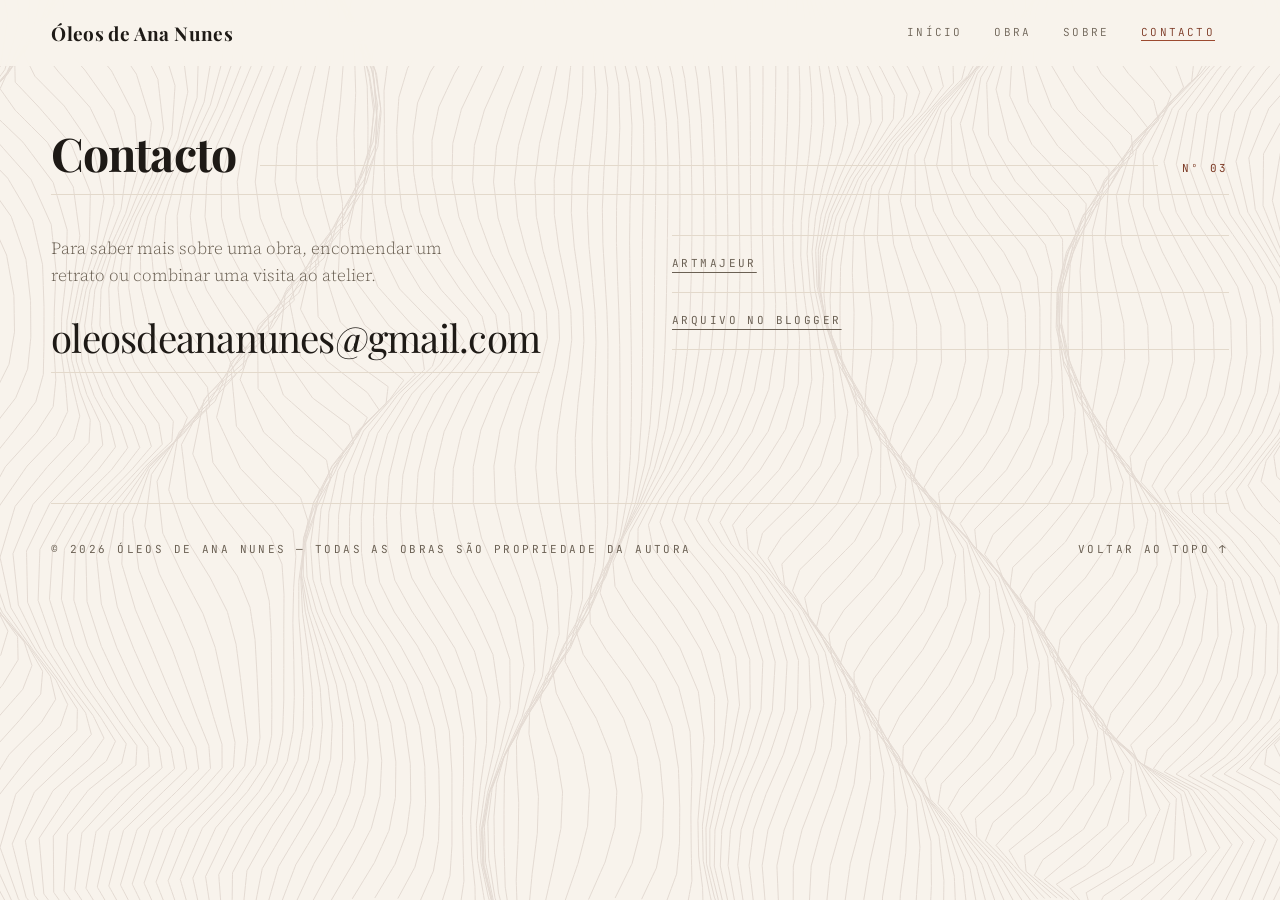
<file: contacto/index.html>
<!DOCTYPE html>
<html lang="pt-PT">
<head>
<meta charset="utf-8">
<meta name="viewport" content="width=device-width, initial-scale=1">
<title>Contacto — Óleos de Ana Nunes</title>
<meta name="description" content="Contactar Ana Nunes para saber mais sobre uma obra ou encomendar um retrato.">
<meta name="theme-color" content="#F8F3EC">
<link rel="icon" href="../favicon.ico" sizes="any">
<link rel="icon" type="image/png" sizes="32x32" href="../assets/favicon-32.png">
<link rel="icon" type="image/png" sizes="16x16" href="../assets/favicon-16.png">
<link rel="apple-touch-icon" href="../assets/apple-touch-icon.png">
<meta property="og:image" content="../assets/favicon-512.png">
<meta property="og:title" content="Contacto — Óleos de Ana Nunes">
<meta property="og:description" content="Contactar Ana Nunes para saber mais sobre uma obra ou encomendar um retrato.">
<meta property="og:type" content="website">
<meta property="og:locale" content="pt_PT">
<link rel="preconnect" href="https://fonts.googleapis.com">
<link rel="preconnect" href="https://fonts.gstatic.com" crossorigin>
<link rel="preconnect" href="https://blogger.googleusercontent.com" crossorigin>
<link href="https://fonts.googleapis.com/css2?family=JetBrains+Mono:wght@400;500&family=Playfair+Display:ital,wght@0,400;0,700;0,900;1,400&family=Source+Serif+4:ital,opsz,wght@0,8..60,300;0,8..60,400;0,8..60,600;1,8..60,300&display=swap" rel="stylesheet">
<link rel="stylesheet" href="../assets/estilo.css?v=7">
</head>
<body>

<canvas id="ondas" aria-hidden="true"></canvas>

<a class="skip" href="#conteudo">Saltar para o conteúdo</a>

<header id="hdr">
  <div class="shell nav">
    <a href="../inicio/" class="brand">Óleos de Ana Nunes</a>
    <button class="burger" id="burger" aria-label="Abrir menu" aria-expanded="false" aria-controls="menu">
      <svg width="18" height="14" viewBox="0 0 18 14" fill="none" aria-hidden="true"><path d="M0 1h18M0 7h18M0 13h18" stroke="currentColor" stroke-width="1.4"/></svg>
    </button>
    <ul id="menu">
      <li><a class="link" href="../inicio/">Início</a></li>
      <li><a class="link" href="../obra/">Obra</a></li>
      <li><a class="link" href="../sobre/">Sobre</a></li>
      <li><a class="link" href="../contacto/" aria-current="page">Contacto</a></li>
    </ul>
  </div>
</header>

<main id="conteudo">
<section id="contacto" aria-labelledby="h-contacto" style="padding-top:var(--s-5)">
  <div class="shell">
    <div class="sec-head">
      <h2 id="h-contacto">Contacto</h2>
      <span class="dash" aria-hidden="true"></span>
      <span class="mono accent">Nº 03</span>
    </div>
    <div class="contact">
      <div>
        <p style="margin:0;max-width:44ch;color:var(--muted-fg)">Para saber mais sobre uma obra, encomendar um retrato ou combinar uma visita ao atelier.</p>
        <a class="big-link" href="mailto:oleosdeananunes@gmail.com?subject=Contacto%20via%20site">oleosdeananunes@gmail.com</a>
      </div>
      <div>
        <ul class="links">
          <li><a href="https://www.artmajeur.com/ananunes" target="_blank" rel="noopener">
            <span class="mono" style="text-decoration:underline;text-underline-offset:5px;text-decoration-thickness:1px">ArtMajeur</span>
          </a></li>
          <li><a href="http://oleosdeananunes.blogspot.com/" target="_blank" rel="noopener">
            <span class="mono" style="text-decoration:underline;text-underline-offset:5px;text-decoration-thickness:1px">Arquivo no Blogger</span>
          </a></li>
        </ul>
      </div>
    </div>
  </div>
</section>
</main>

<footer>
  <div class="shell">
    <div class="rule" style="margin-bottom:var(--s-3)"></div>
    <div class="footrow">
      <span class="mono">© <span id="ano"></span> Óleos de Ana Nunes — todas as obras são propriedade da autora</span>
      <a class="mono" href="#conteudo">Voltar ao topo ↑</a>
    </div>
  </div>
</footer>

<script src="../assets/ondas.js?v=7"></script>
<script src="../assets/obras.js?v=7"></script>
</body>
</html>
</file>
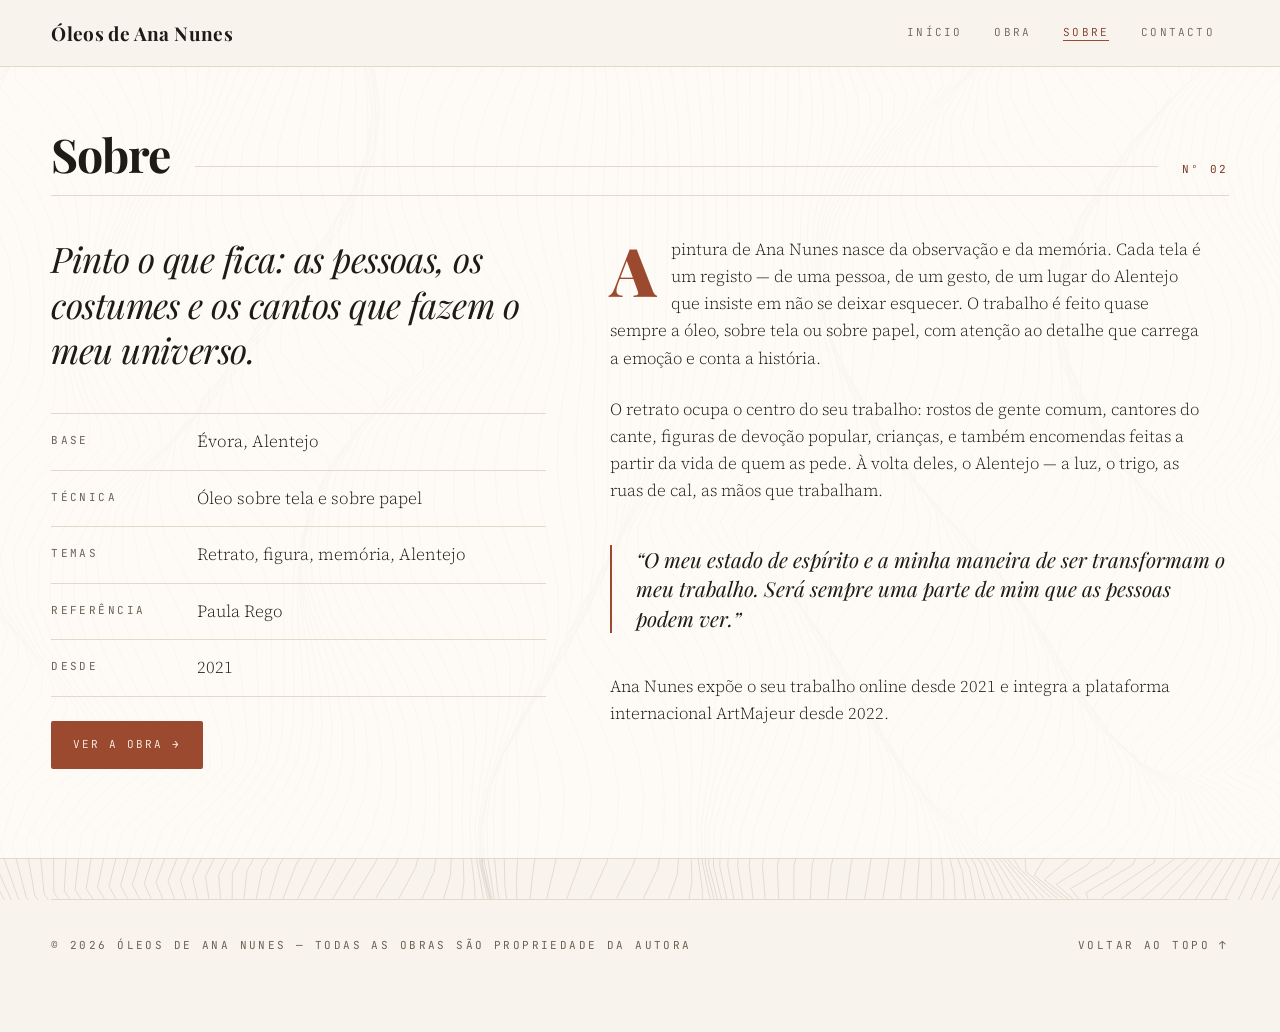
<file: sobre/index.html>
<!DOCTYPE html>
<html lang="pt-PT">
<head>
<meta charset="utf-8">
<meta name="viewport" content="width=device-width, initial-scale=1">
<title>Sobre — Óleos de Ana Nunes</title>
<meta name="description" content="Ana Nunes, pintora de Évora. O Alentejo, o retrato e a memória.">
<meta name="theme-color" content="#F8F3EC">
<link rel="icon" href="../favicon.ico" sizes="any">
<link rel="icon" type="image/png" sizes="32x32" href="../assets/favicon-32.png">
<link rel="icon" type="image/png" sizes="16x16" href="../assets/favicon-16.png">
<link rel="apple-touch-icon" href="../assets/apple-touch-icon.png">
<meta property="og:image" content="../assets/favicon-512.png">
<meta property="og:title" content="Sobre — Óleos de Ana Nunes">
<meta property="og:description" content="Ana Nunes, pintora de Évora. O Alentejo, o retrato e a memória.">
<meta property="og:type" content="website">
<meta property="og:locale" content="pt_PT">
<link rel="preconnect" href="https://fonts.googleapis.com">
<link rel="preconnect" href="https://fonts.gstatic.com" crossorigin>
<link rel="preconnect" href="https://blogger.googleusercontent.com" crossorigin>
<link href="https://fonts.googleapis.com/css2?family=JetBrains+Mono:wght@400;500&family=Playfair+Display:ital,wght@0,400;0,700;0,900;1,400&family=Source+Serif+4:ital,opsz,wght@0,8..60,300;0,8..60,400;0,8..60,600;1,8..60,300&display=swap" rel="stylesheet">
<link rel="stylesheet" href="../assets/estilo.css?v=7">
</head>
<body>

<canvas id="ondas" aria-hidden="true"></canvas>

<a class="skip" href="#conteudo">Saltar para o conteúdo</a>

<header id="hdr">
  <div class="shell nav">
    <a href="../inicio/" class="brand">Óleos de Ana Nunes</a>
    <button class="burger" id="burger" aria-label="Abrir menu" aria-expanded="false" aria-controls="menu">
      <svg width="18" height="14" viewBox="0 0 18 14" fill="none" aria-hidden="true"><path d="M0 1h18M0 7h18M0 13h18" stroke="currentColor" stroke-width="1.4"/></svg>
    </button>
    <ul id="menu">
      <li><a class="link" href="../inicio/">Início</a></li>
      <li><a class="link" href="../obra/">Obra</a></li>
      <li><a class="link" href="../sobre/" aria-current="page">Sobre</a></li>
      <li><a class="link" href="../contacto/">Contacto</a></li>
    </ul>
  </div>
</header>

<main id="conteudo">
<section id="sobre" aria-labelledby="h-sobre" style="padding-top:var(--s-5)">
  <div class="shell">
    <div class="sec-head">
      <h2 id="h-sobre">Sobre</h2>
      <span class="dash" aria-hidden="true"></span>
      <span class="mono accent">Nº 02</span>
    </div>
    <div class="about">
      <div>
        <p class="lede">Pinto o que fica: as pessoas, os costumes e os cantos que fazem o meu universo.</p>
        <ul class="facts">
          <li><span class="mono">Base</span><span>Évora, Alentejo</span></li>
          <li><span class="mono">Técnica</span><span>Óleo sobre tela e sobre papel</span></li>
          <li><span class="mono">Temas</span><span>Retrato, figura, memória, Alentejo</span></li>
          <li><span class="mono">Referência</span><span>Paula Rego</span></li>
          <li><span class="mono">Desde</span><span>2021</span></li>
        </ul>
        <a class="cta" href="../obra/">Ver a obra →</a>
      </div>
      <div class="prose">
        <p>A pintura de Ana Nunes nasce da observação e da memória. Cada tela é um registo — de uma pessoa, de um gesto, de um lugar do Alentejo que insiste em não se deixar esquecer. O trabalho é feito quase sempre a óleo, sobre tela ou sobre papel, com atenção ao detalhe que carrega a emoção e conta a história.</p>
        <p>O retrato ocupa o centro do seu trabalho: rostos de gente comum, cantores do cante, figuras de devoção popular, crianças, e também encomendas feitas a partir da vida de quem as pede. À volta deles, o Alentejo — a luz, o trigo, as ruas de cal, as mãos que trabalham.</p>
        <blockquote>&ldquo;O meu estado de espírito e a minha maneira de ser transformam o meu trabalho. Será sempre uma parte de mim que as pessoas podem ver.&rdquo;</blockquote>
        <p>Ana Nunes expõe o seu trabalho online desde 2021 e integra a plataforma internacional ArtMajeur desde 2022.</p>
      </div>
    </div>
  </div>
</section>
</main>

<footer>
  <div class="shell">
    <div class="rule" style="margin-bottom:var(--s-3)"></div>
    <div class="footrow">
      <span class="mono">© <span id="ano"></span> Óleos de Ana Nunes — todas as obras são propriedade da autora</span>
      <a class="mono" href="#conteudo">Voltar ao topo ↑</a>
    </div>
  </div>
</footer>

<script src="../assets/ondas.js?v=7"></script>
<script src="../assets/obras.js?v=7"></script>
</body>
</html>
</file>
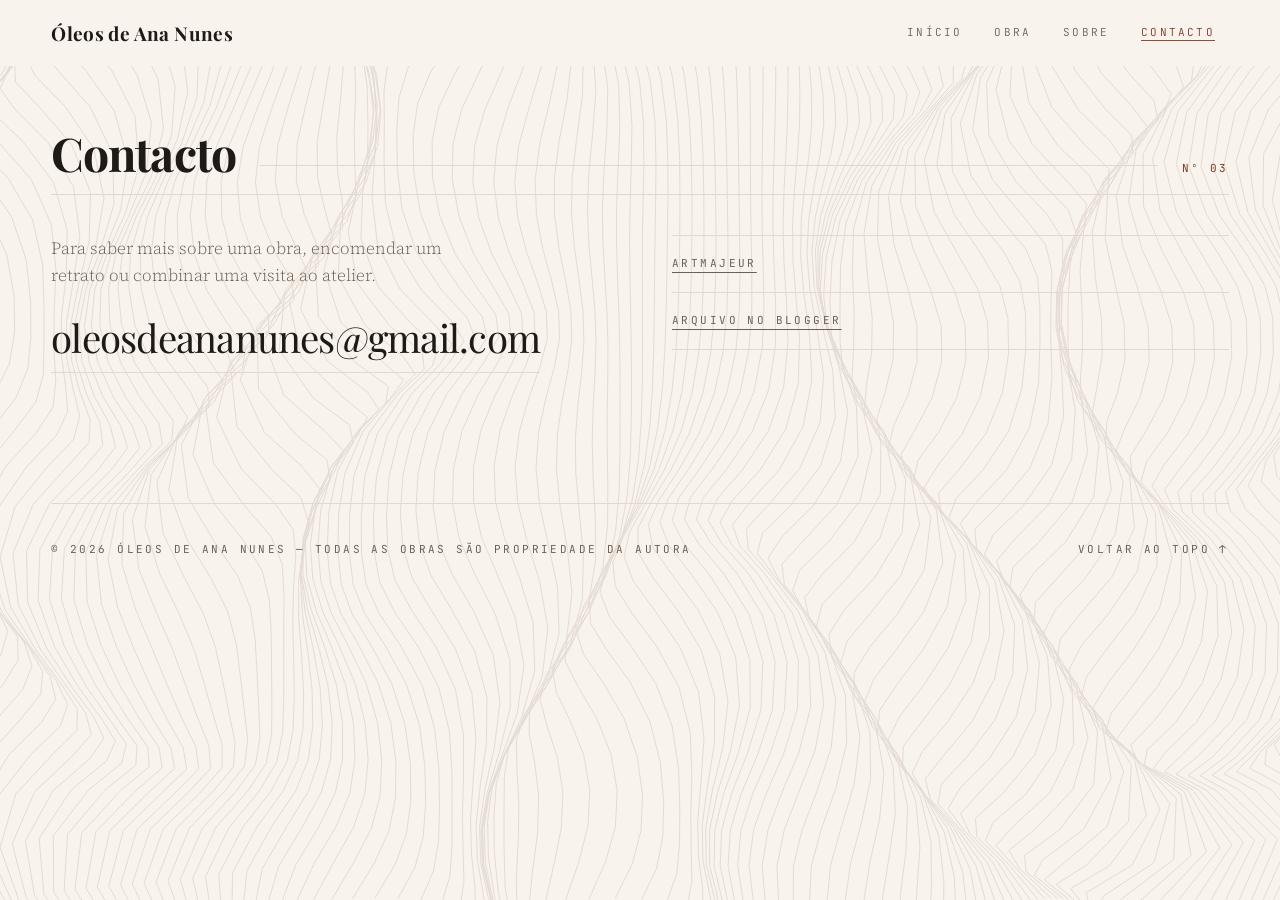
<file: contacto.html>
<!DOCTYPE html>
<html lang="pt-PT">
<head>
<meta charset="utf-8">
<title>Óleos de Ana Nunes</title>
<link rel="canonical" href="contacto/">
<meta http-equiv="refresh" content="0; url=contacto/">
<script>location.replace('contacto/'+location.hash);</script>
</head>
<body><p>A página mudou de endereço. <a href="contacto/">Continuar</a>.</p></body>
</html>
</file>
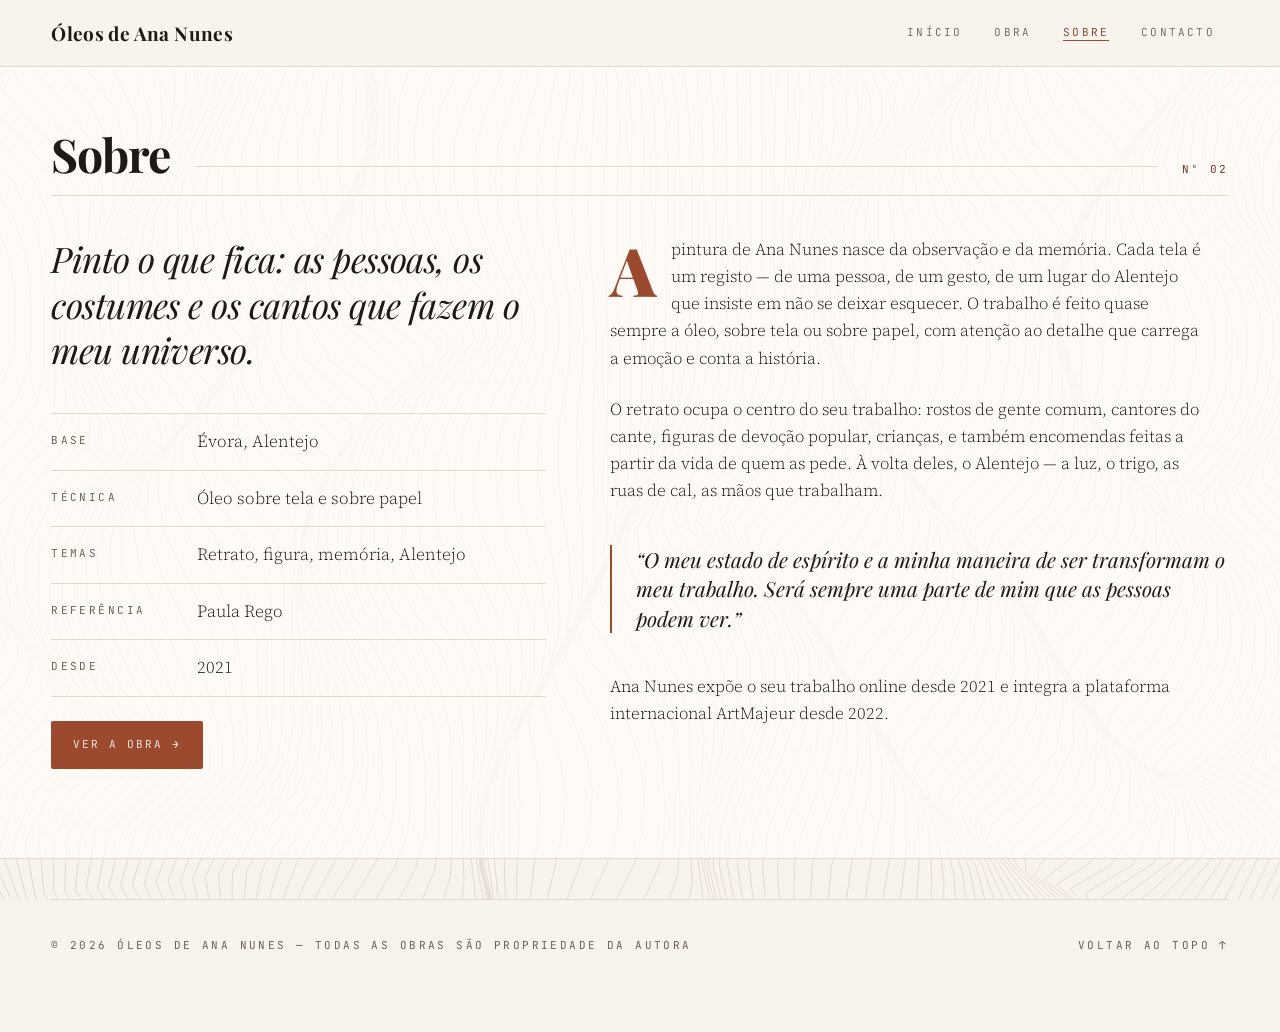
<file: sobre.html>
<!DOCTYPE html>
<html lang="pt-PT">
<head>
<meta charset="utf-8">
<title>Óleos de Ana Nunes</title>
<link rel="canonical" href="sobre/">
<meta http-equiv="refresh" content="0; url=sobre/">
<script>location.replace('sobre/'+location.hash);</script>
</head>
<body><p>A página mudou de endereço. <a href="sobre/">Continuar</a>.</p></body>
</html>
</file>
<file: assets/estilo.css>
/* ============================================================
   Design system — Ana Nunes
   Padrão .... portfolio-grid          (landing)
   Estilo .... editorial-grid-magazine (style)
   Paleta .... Museum/Gallery          (color)
   Tipos ..... Minimalist Monochrome Editorial (typography)
   Dials ..... variance 3 · motion 4 · density 3 (spacious)
   ============================================================ */
:root{
  /* Paleta quente — parede de galeria em cal do Alentejo, não caixa branca */
  --bg:#F8F3EC;
  --bg-2:#F2E9DC;
  --fg:#1E1A16;
  --card:#FFFDF9;
  --primary:#9C4A2F;      /* terracota */
  --primary-deep:#7A3722;
  --on-primary:#FFF8F0;
  --ochre:#B07A22;
  --border:#E3D9CB;
  --muted:#EFE6D8;
  --muted-fg:#6B6154;
  --ring:#9C4A2F;

  /* Density 3/10 — spacious */
  --s-1:8px; --s-2:16px; --s-3:24px; --s-4:40px; --s-5:64px; --s-6:96px;

  --display:'Playfair Display',Georgia,serif;
  --body:'Source Serif 4',Georgia,serif;
  --mono:'JetBrains Mono',ui-monospace,monospace;

  --shell:1360px;
  --gutter:clamp(20px,4vw,64px);
  --header-h:66px;
}
*{box-sizing:border-box}
html{scroll-behavior:smooth;scroll-padding-top:calc(var(--header-h) + 24px)}
body{
  margin:0;background:var(--bg);color:var(--fg);
  font-family:var(--body);font-weight:300;font-size:17px;line-height:1.62;
  -webkit-font-smoothing:antialiased;text-rendering:optimizeLegibility;
}
img{max-width:100%;display:block}
a{color:inherit}
.shell{max-width:var(--shell);margin:0 auto;padding:0 var(--gutter)}

/* --- focus visível em tudo (ux: focus-states, keyboard-nav) --- */
:where(a,button,[tabindex]):focus-visible{
  outline:2px solid var(--ring);outline-offset:3px;border-radius:2px;
}
.skip{
  position:absolute;left:-9999px;top:0;z-index:200;
  background:var(--primary);color:var(--on-primary);
  padding:14px 20px;font-family:var(--mono);font-size:12px;letter-spacing:.12em;text-transform:uppercase;
}
.skip:focus{left:var(--gutter)}

/* --- etiqueta mono (datas, técnicas, índices) --- */
.mono{
  font-family:var(--mono);font-weight:400;font-size:11px;
  letter-spacing:.22em;text-transform:uppercase;color:var(--muted-fg);
}
.mono.accent{color:var(--primary-deep)}

/* ============================ header ============================ */
header{
  position:sticky;top:0;z-index:60;height:var(--header-h);
  background:color-mix(in srgb,var(--bg) 97%, transparent);
  backdrop-filter:saturate(140%) blur(16px);
  border-bottom:1px solid transparent;transition:border-color .25s ease;
}
header.stuck{border-bottom-color:var(--border)}
.nav{display:flex;align-items:center;justify-content:space-between;height:var(--header-h)}
.brand{
  font-family:var(--display);font-weight:700;font-size:19px;
  letter-spacing:.02em;text-decoration:none;
}
.nav ul{display:flex;gap:4px;list-style:none;margin:0;padding:0}
.nav a.link{
  display:inline-flex;align-items:center;min-height:44px;padding:0 14px;
  text-decoration:none;font-family:var(--mono);font-size:11px;
  letter-spacing:.2em;text-transform:uppercase;color:var(--muted-fg);transition:color .2s}
.nav a.link:hover{color:var(--fg)}
.burger{
  display:none;background:none;border:1px solid var(--border);border-radius:2px;
  width:44px;height:44px;cursor:pointer;color:var(--fg);align-items:center;justify-content:center;
}
@media(max-width:820px){
  .nav ul{
    position:fixed;left:0;right:0;top:var(--header-h);background:var(--bg);
    flex-direction:column;gap:0;padding:0 var(--gutter) var(--s-3);
    border-bottom:1px solid var(--border);display:none;
  }
  .nav ul.open{display:flex}
  .nav ul li{border-bottom:1px solid var(--border)}
  .nav a.link{width:100%;padding:0;min-height:56px}
  .burger{display:inline-flex}
}

/* ============================ hero ============================ */
.hero{
  padding:clamp(56px,10vw,var(--s-6)) 0 clamp(40px,6vw,var(--s-5));
  background:
    radial-gradient(120% 80% at 88% 0%, rgba(176,122,34,.14) 0%, rgba(176,122,34,0) 60%),
    radial-gradient(90% 70% at 0% 40%, rgba(156,74,47,.10) 0%, rgba(156,74,47,0) 65%);
}
.hero-grid{display:grid;grid-template-columns:1.35fr .95fr;gap:var(--s-5);align-items:end}
@media(max-width:900px){.hero-grid{grid-template-columns:1fr;gap:var(--s-4);align-items:start}}
h1.name{
  font-family:var(--display);font-weight:900;
  font-size:clamp(2.4rem,7.6vw,6.4rem);line-height:.92;letter-spacing:-.03em;
  margin:var(--s-3) 0 0;
}
h1.name .l1{display:block}
h1.name .l2{display:block;font-style:italic;font-weight:400;letter-spacing:-.02em;color:var(--primary)}
.hero .pull{
  font-family:var(--display);font-style:italic;font-weight:400;
  font-size:clamp(1.25rem,2.1vw,1.75rem);line-height:1.42;
  margin:0;padding-left:var(--s-3);border-left:2px solid var(--primary);
  max-width:44ch;
}
.hero .pull cite{display:block;margin-top:var(--s-2);font-style:normal}
.hero-meta{
  display:flex;flex-wrap:wrap;gap:var(--s-1) var(--s-3);
  margin-top:var(--s-4);padding-top:var(--s-2);border-top:1px solid var(--border);
}
.rule{height:1px;background:var(--border)}

/* ============================ secções ============================ */
section{padding:clamp(48px,7vw,var(--s-6)) 0;scroll-margin-top:calc(var(--header-h) + 16px)}
.sec-head{
  display:grid;grid-template-columns:auto 1fr auto;align-items:baseline;
  gap:var(--s-3);padding-bottom:var(--s-2);border-bottom:1px solid var(--border);
  margin-bottom:var(--s-4);
}
.sec-head h2{
  font-family:var(--display);font-weight:700;font-size:clamp(1.9rem,4vw,2.9rem);
  letter-spacing:-.02em;margin:0;line-height:1;
}
.sec-head .dash{height:1px;background:var(--border);transform:translateY(-6px)}
@media(max-width:640px){.sec-head{grid-template-columns:1fr auto}.sec-head .dash{display:none}}

/* ============================ filtros ============================ */
.filters{display:flex;flex-wrap:wrap;gap:var(--s-1);margin-bottom:var(--s-4)}
.filters button{
  font-family:var(--mono);font-size:11px;letter-spacing:.16em;text-transform:uppercase;
  background:transparent;border:1px solid var(--border);color:var(--muted-fg);
  min-height:44px;padding:0 18px;border-radius:2px;cursor:pointer;
  transition:border-color .2s, color .2s, background .2s;
}
.filters button:hover{border-color:var(--muted-fg);color:var(--fg)}
.filters button[aria-pressed="true"]{background:var(--primary);border-color:var(--primary);color:var(--on-primary)}

/* ============================ grelha ============================ */
.grid{display:flex;gap:var(--s-3);align-items:flex-start}
.col{flex:1 1 0;min-width:0}
.card{
  margin:0 0 var(--s-4);cursor:pointer;position:relative;
  opacity:0;transform:translateY(18px);
  transition:opacity .55s ease,transform .55s ease;
}
.card.in{opacity:1;transform:none}
.card .frame{
  background:var(--muted);overflow:hidden;position:relative;
  aspect-ratio:4/5;border:1px solid var(--border);
  box-shadow:0 1px 2px rgba(30,26,22,.05),0 12px 28px -18px rgba(30,26,22,.35);
}
.card .frame.loaded{aspect-ratio:auto}
.card img{width:100%;height:100%;object-fit:cover;transition:transform 1s cubic-bezier(.16,.84,.44,1)}
.card .frame.loaded img{height:auto;object-fit:contain}
.card:hover img{transform:scale(1.03)}
.card:focus-visible{outline:2px solid var(--ring);outline-offset:6px}
.card figcaption{display:flex;gap:var(--s-2);padding-top:var(--s-2);align-items:baseline}
.card .idx{font-family:var(--mono);font-size:10px;letter-spacing:.14em;color:var(--muted-fg);padding-top:5px}
.card .t{font-family:var(--display);font-weight:400;font-size:1.28rem;line-height:1.24;letter-spacing:-.01em}
.card .s{margin-top:6px}
.skeleton{
  background:linear-gradient(100deg,#EFE6D8 30%,#FAF4EA 50%,#EFE6D8 70%);
  background-size:300% 100%;animation:sh 1.5s infinite linear;
}
/* imagem indisponível — o cartão fica, com o título legível */
.frame.falhou{
  aspect-ratio:4/5;display:flex;align-items:center;justify-content:center;
  padding:var(--s-3);text-align:center;
  background:linear-gradient(150deg,var(--muted),var(--bg-2));
}
.frame.falhou img{display:none}
.frame.falhou::after{
  content:attr(data-titulo);
  font-family:var(--display);font-style:italic;font-size:1.15rem;color:var(--muted-fg);
}
.aviso{
  margin:var(--s-3) 0 0;padding:var(--s-3);
  border:1px solid var(--border);border-left:3px solid var(--primary);
  background:var(--card);max-width:70ch;
}
.aviso p{margin:0;font-size:.98rem}
.aviso strong{font-weight:600}
@keyframes sh{0%{background-position:120% 0}100%{background-position:-20% 0}}
.state{color:var(--muted-fg);font-family:var(--mono);font-size:12px;letter-spacing:.14em;text-transform:uppercase;padding:var(--s-3) 0}

/* ============================ lightbox ============================ */
.lb{
  position:fixed;inset:0;z-index:100;background:#17120E;
  display:none;align-items:center;justify-content:center;flex-direction:column;
  padding:72px var(--s-4) var(--s-4);
}
.lb.open{display:flex}
.lb img{max-width:min(1180px,92vw);max-height:72vh;width:auto;object-fit:contain}
.lb .cap{text-align:center;margin-top:var(--s-3);max-width:62ch;color:#FAFAFA}
.lb .cap .t{font-family:var(--display);font-weight:400;font-size:clamp(1.3rem,2.6vw,1.85rem);letter-spacing:-.01em}
.lb .cap .s{margin-top:8px;color:#A1A1AA}
.lb button{
  position:absolute;background:transparent;border:1px solid rgba(250,250,250,.28);
  color:#FAFAFA;cursor:pointer;width:48px;height:48px;border-radius:2px;
  display:flex;align-items:center;justify-content:center;transition:background .2s,border-color .2s;
}
.lb button:hover{background:rgba(250,250,250,.12);border-color:rgba(250,250,250,.6)}
.lb button:focus-visible{outline:2px solid #FAFAFA;outline-offset:3px}
.lb .close{top:16px;right:var(--s-3)}
.lb .prev{left:var(--s-2);top:50%;transform:translateY(-50%)}
.lb .next{right:var(--s-2);top:50%;transform:translateY(-50%)}
.lb .counter{position:absolute;top:26px;left:var(--s-3);color:#A1A1AA}
body.lb-open header{opacity:0;pointer-events:none}

/* ============================ sobre ============================ */
#sobre{background:var(--card);border-top:1px solid var(--border);border-bottom:1px solid var(--border)}
.about{display:grid;grid-template-columns:1fr 1.25fr;gap:var(--s-5)}
@media(max-width:900px){.about{grid-template-columns:1fr;gap:var(--s-4)}}
.about .lede{
  font-family:var(--display);font-style:italic;font-weight:400;
  font-size:clamp(1.5rem,2.9vw,2.2rem);line-height:1.3;letter-spacing:-.015em;margin:0;
}
.prose p{margin:0 0 var(--s-3);max-width:66ch;font-size:1.05rem}
.prose p:first-of-type::first-letter{
  float:left;font-family:var(--display);font-weight:900;color:var(--primary);
  font-size:4em;line-height:.82;padding:6px 14px 0 0;
}
.prose blockquote{
  margin:var(--s-4) 0;padding-left:var(--s-3);border-left:2px solid var(--primary);
  font-family:var(--display);font-style:italic;font-size:1.3rem;line-height:1.42;max-width:52ch;
}
.facts{list-style:none;padding:0;margin:var(--s-4) 0 0;border-top:1px solid var(--border)}
.facts li{display:grid;grid-template-columns:130px 1fr;gap:var(--s-2);padding:14px 0;border-bottom:1px solid var(--border)}
.facts li>span:first-child{padding-top:4px}

/* ============================ contacto ============================ */
.contact{display:grid;grid-template-columns:1fr 1fr;gap:var(--s-5)}
@media(max-width:900px){.contact{grid-template-columns:1fr;gap:var(--s-4)}}
.big-link{
  font-family:var(--display);font-weight:400;
  font-size:clamp(1.5rem,3.4vw,2.4rem);letter-spacing:-.02em;
  text-decoration:none;display:inline-block;margin-top:var(--s-2);
  border-bottom:1px solid var(--border);padding-bottom:4px;transition:border-color .2s;
}
.big-link:hover{border-bottom-color:var(--primary)}
.links{list-style:none;padding:0;margin:0;border-top:1px solid var(--border)}
.links li{border-bottom:1px solid var(--border)}
.links a{
  display:flex;justify-content:space-between;align-items:center;gap:var(--s-2);
  min-height:56px;text-decoration:none;transition:padding-left .2s;
}
.links a:hover{padding-left:8px}
.links a .arw{color:var(--muted-fg)}

footer{padding:var(--s-4) 0 var(--s-5)}
.footrow{display:flex;justify-content:space-between;gap:var(--s-2);flex-wrap:wrap;align-items:center}
.footrow a{min-height:44px;display:inline-flex;align-items:center;text-decoration:none}

/* --- movimento reduzido (ux: reduced-motion) --- */
@media(prefers-reduced-motion:reduce){
  html{scroll-behavior:auto}
  *,*::before,*::after{animation-duration:.001ms!important;animation-iteration-count:1!important;transition-duration:.001ms!important}
  .card{opacity:1;transform:none}
  .skeleton{animation:none}
}

/* ============================ paginação ============================ */
.paginacao{
  display:flex;flex-wrap:wrap;align-items:center;gap:var(--s-1);
  margin-top:var(--s-4);padding-top:var(--s-3);border-top:1px solid var(--border);
}
.paginacao .info{margin-right:auto}
.paginacao button{
  font-family:var(--mono);font-size:11px;letter-spacing:.14em;text-transform:uppercase;
  background:transparent;border:1px solid var(--border);color:var(--muted-fg);
  min-width:44px;min-height:44px;padding:0 14px;border-radius:2px;cursor:pointer;
  transition:border-color .2s,color .2s,background .2s;
}
.paginacao button:hover:not(:disabled){border-color:var(--muted-fg);color:var(--fg)}
.paginacao button[aria-current="page"]{background:var(--primary);border-color:var(--primary);color:var(--on-primary)}
.paginacao button:disabled{opacity:.38;cursor:default}
.paginacao .reticencias{padding:0 4px;color:var(--muted-fg)}

/* ============================ página de entrada ============================ */
.destaques{margin-top:var(--s-5)}
.atalhos{display:grid;grid-template-columns:1fr 1fr;gap:var(--s-3);margin-top:var(--s-5)}
@media(max-width:760px){.atalhos{grid-template-columns:1fr}}
.atalho{
  display:block;text-decoration:none;padding:var(--s-3);
  border:1px solid var(--border);background:var(--card);
  transition:border-color .2s,transform .2s;
}
.atalho:hover{border-color:var(--primary);transform:translateY(-2px)}
.atalho h3{
  font-family:var(--display);font-weight:400;font-size:1.6rem;
  margin:var(--s-1) 0 6px;letter-spacing:-.01em;
}
.atalho p{margin:0;color:var(--muted-fg);font-size:.98rem}
.cta{
  display:inline-flex;align-items:center;gap:10px;min-height:48px;
  margin-top:var(--s-3);padding:0 22px;text-decoration:none;
  background:var(--primary);color:var(--on-primary);
  font-family:var(--mono);font-size:11px;letter-spacing:.18em;text-transform:uppercase;
  border-radius:2px;transition:background .2s;
}
.cta:hover{background:var(--primary-deep)}
.nav a.link[aria-current="page"]{color:var(--primary-deep)}
.nav a.link[aria-current="page"]::after{
  content:'';display:block;position:absolute;bottom:14px;left:14px;right:14px;height:1px;background:var(--primary);
}
.nav a.link{position:relative}
@media(max-width:820px){.nav a.link[aria-current="page"]::after{display:none}}

/* ============================ fundo de ondas ============================ */
:root{ --ondas-opacidade:.28 }
#ondas{
  position:fixed;inset:0;width:100%;height:100%;
  z-index:0;pointer-events:none;display:block;
  opacity:var(--ondas-opacidade);
}
/* o conteúdo fica por cima do canvas */
main,footer{position:relative;z-index:1}
/* a secção Sobre deixa de ser opaca, senão tapava as ondas */
#sobre{background:color-mix(in srgb,var(--card) 78%,transparent)}
@media(prefers-reduced-motion:reduce){ :root{ --ondas-opacidade:.2 } }
/* no telemóvel o desfoque por cima de um canvas animado é recalculado a cada
   fotograma; o cabeçalho já é 97% opaco, por isso não faz falta */
@media(pointer:coarse),(max-width:820px){
  header{-webkit-backdrop-filter:none;backdrop-filter:none}
}

/* ============================ barra da galeria ============================ */
.barra-galeria{
  display:flex;flex-wrap:wrap;gap:var(--s-2);
  align-items:center;justify-content:space-between;margin-bottom:var(--s-4);
}
.barra-galeria .filters{margin-bottom:0}
.vista{display:flex;align-items:center;gap:var(--s-1)}
.vista[hidden]{display:none}
.vista .rot{white-space:nowrap}
.vista button{
  display:inline-flex;align-items:center;justify-content:center;
  background:transparent;border:1px solid var(--border);color:var(--muted-fg);
  min-width:44px;min-height:44px;padding:0 10px;border-radius:2px;cursor:pointer;
  transition:border-color .2s,color .2s,background .2s;
}
.vista button svg{display:block}
.vista button:hover:not(:disabled){border-color:var(--muted-fg);color:var(--fg)}
.vista button[aria-pressed="true"]{background:var(--primary);border-color:var(--primary);color:var(--on-primary)}
.vista button:disabled{opacity:.35;cursor:default}
/* uma por fila: não deixar a obra ocupar a largura toda do ecrã */
.grid[data-cols="1"] .card{max-width:820px;margin-left:auto;margin-right:auto}
/* quatro por fila: legenda um pouco mais contida */
.grid[data-cols="4"] .card .t{font-size:1.08rem}
/* em ecrãs estreitos o selector fica, mas só com as opções que cabem */
</file>
